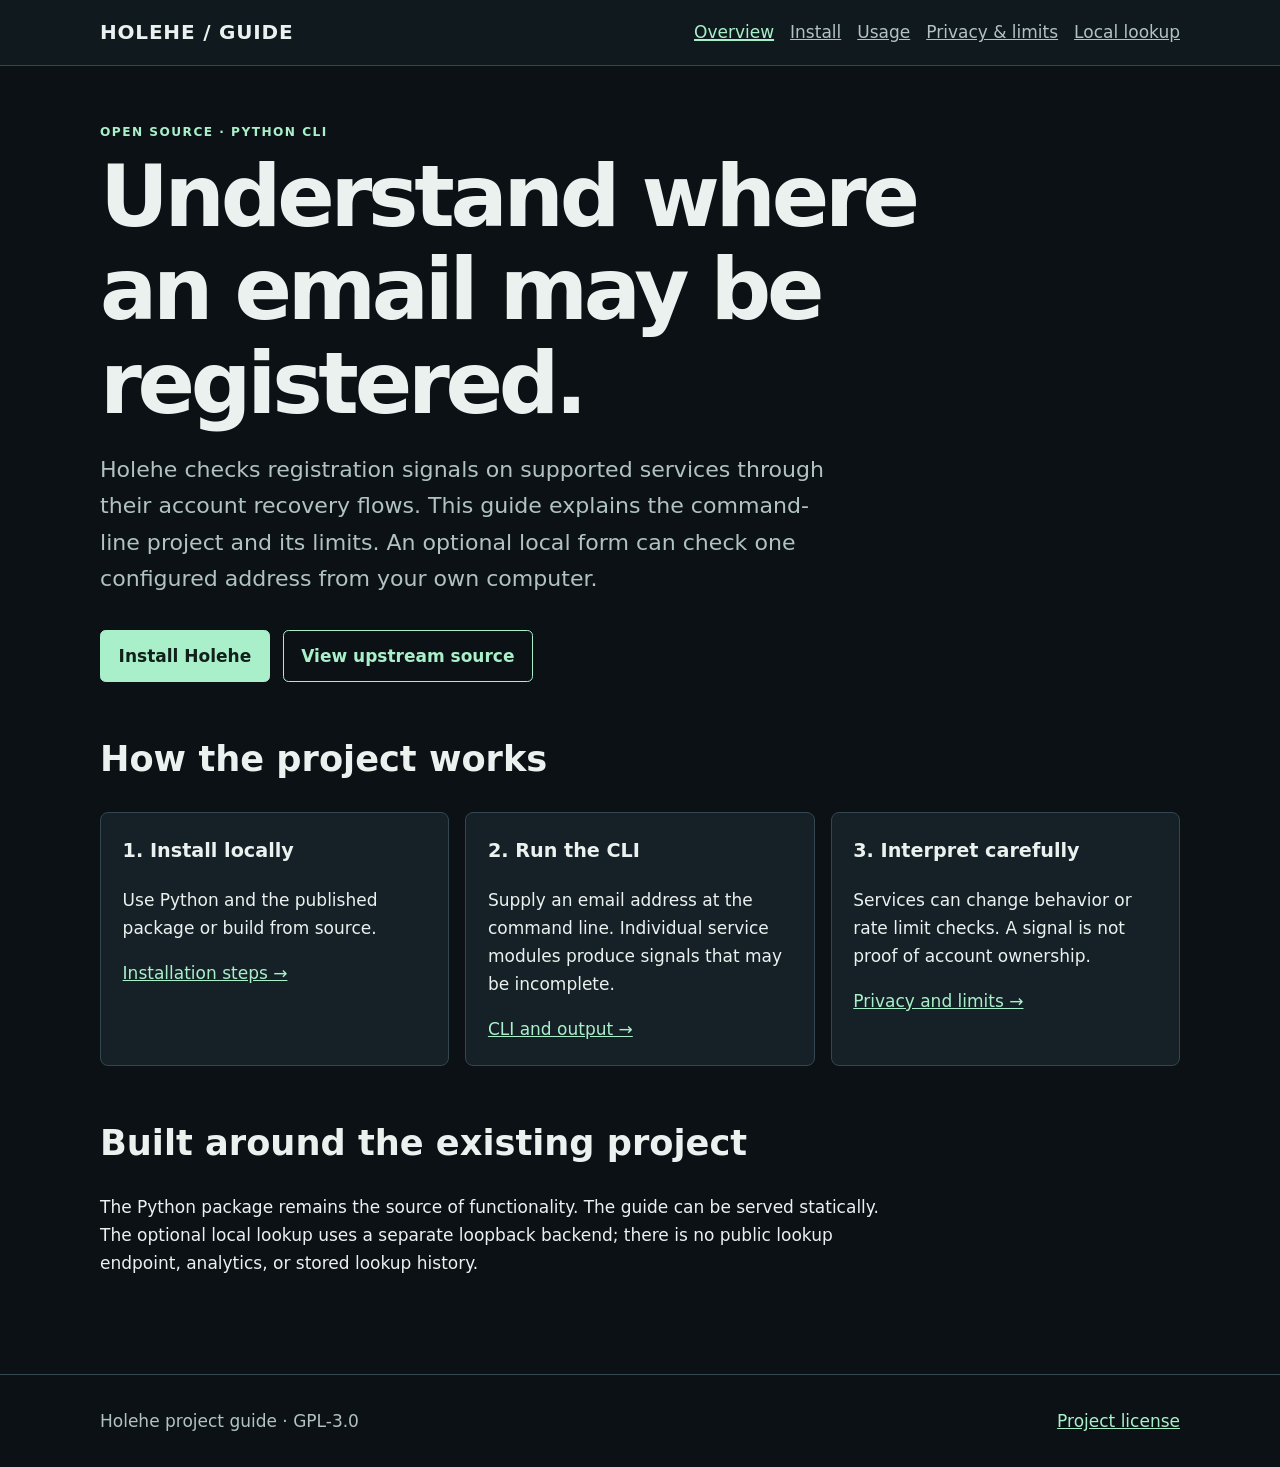
<file: site/index.html>
<!doctype html><html lang="en"><head><meta charset="utf-8"><meta name="viewport" content="width=device-width,initial-scale=1"><meta name="description" content="A project guide to Holehe, the Python command-line tool for checking email registration signals across supported services."><meta property="og:title" content="Holehe project guide"><meta property="og:description" content="Install, use, and understand the Holehe Python CLI."><meta property="og:type" content="website"><title>Holehe | Project guide</title><link rel="stylesheet" href="style.css"></head><body><a class="skip" href="#content">Skip to content</a><header class="top"><div class="wrap"><a class="brand" href="./">HOLEHE <span aria-hidden="true">/</span> GUIDE</a><nav aria-label="Main navigation"><a href="./" aria-current="page">Overview</a><a href="install/">Install</a><a href="usage/">Usage</a><a href="privacy/">Privacy &amp; limits</a><a href="lookup/">Local lookup</a></nav></div></header><main id="content" class="wrap"><div class="eyebrow">Open source · Python CLI</div><h1>Understand where an email may be registered.</h1><p class="lead">Holehe checks registration signals on supported services through their account recovery flows. This guide explains the command-line project and its limits. An optional local form can check one configured address from your own computer.</p><div class="actions"><a class="button primary" href="install/">Install Holehe</a><a class="button" href="https://github.com/megadose/holehe">View upstream source</a></div><section aria-labelledby="how"><h2 id="how">How the project works</h2><div class="grid"><article class="card"><h3>1. Install locally</h3><p>Use Python and the published package or build from source.</p><a href="install/">Installation steps →</a></article><article class="card"><h3>2. Run the CLI</h3><p>Supply an email address at the command line. Individual service modules produce signals that may be incomplete.</p><a href="usage/">CLI and output →</a></article><article class="card"><h3>3. Interpret carefully</h3><p>Services can change behavior or rate limit checks. A signal is not proof of account ownership.</p><a href="privacy/">Privacy and limits →</a></article></div></section><section><h2>Built around the existing project</h2><p>The Python package remains the source of functionality. The guide can be served statically. The optional local lookup uses a separate loopback backend; there is no public lookup endpoint, analytics, or stored lookup history.</p></section></main><footer><div class="wrap"><span>Holehe project guide · GPL-3.0</span><a href="https://github.com/megadose/holehe/blob/master/LICENSE.md">Project license</a></div></footer></body></html>
</file>
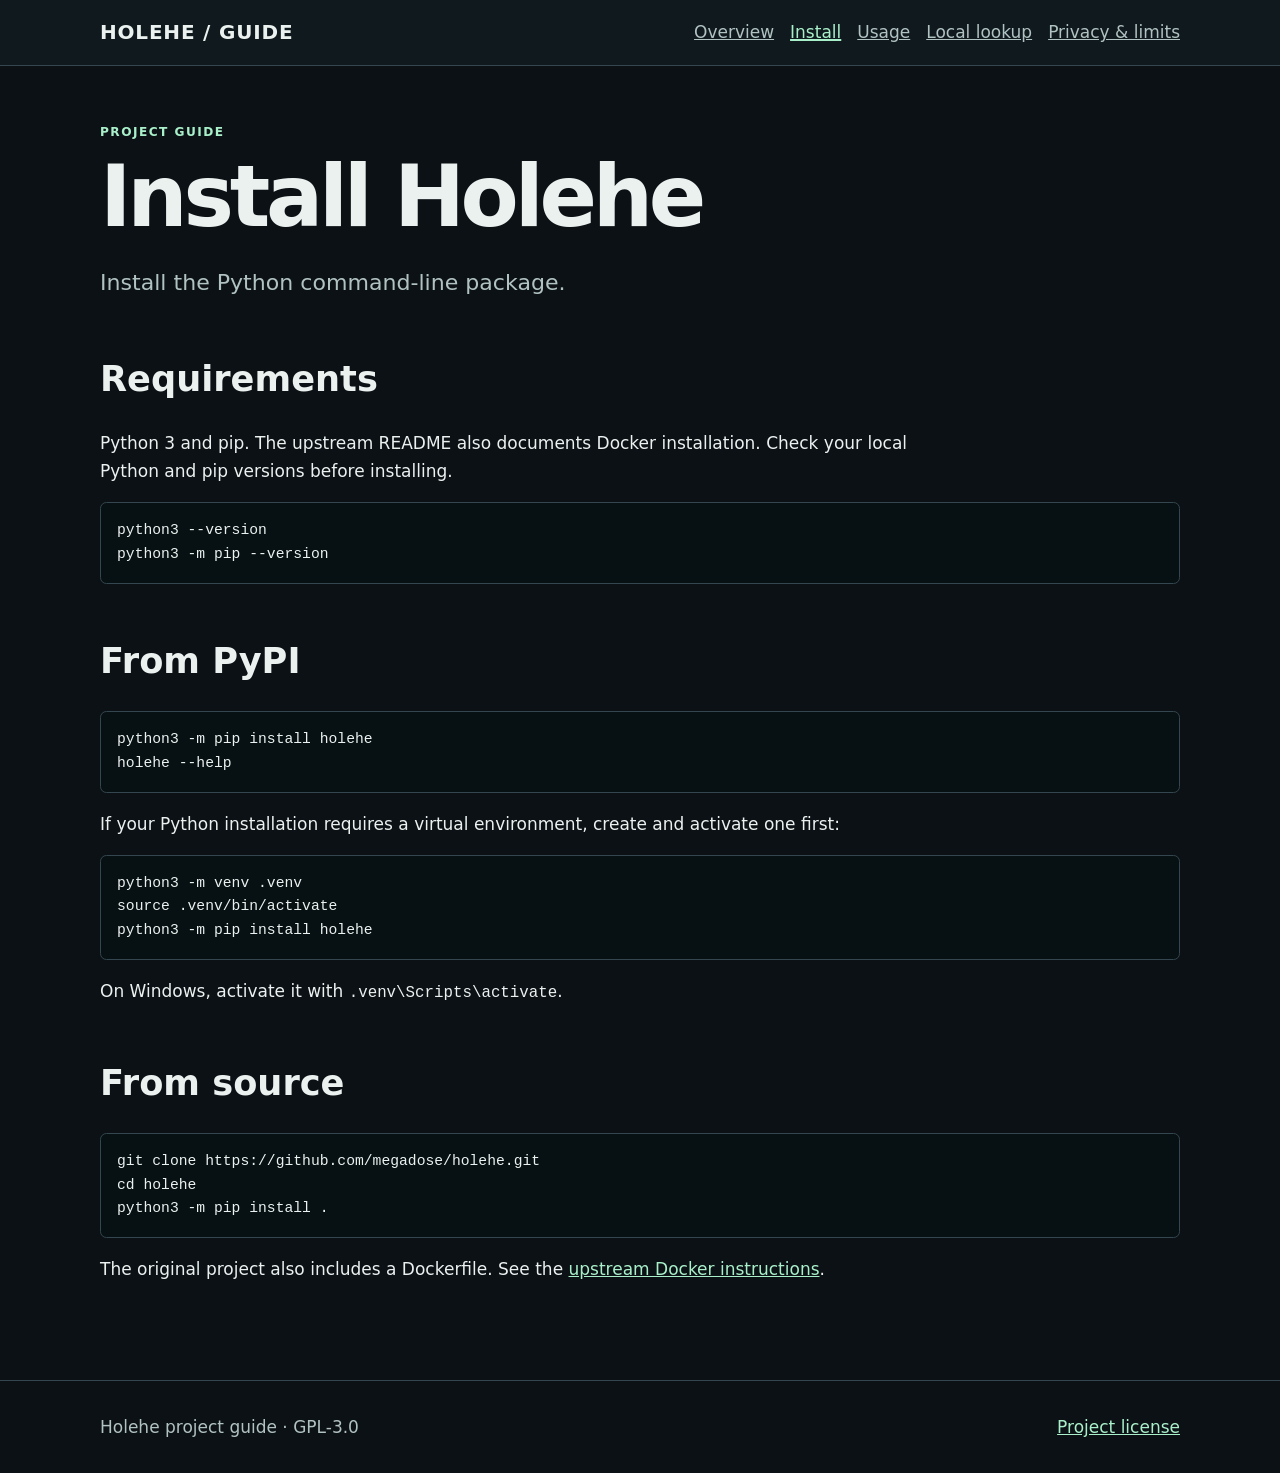
<file: site/install/index.html>
<!doctype html><html lang="en"><head><meta charset="utf-8"><meta name="viewport" content="width=device-width,initial-scale=1"><meta name="description" content="Install the Python command-line package."><meta property="og:title" content="Install Holehe | Holehe"><meta property="og:description" content="Install the Python command-line package."><meta property="og:type" content="website"><title>Install Holehe | Holehe</title><link rel="stylesheet" href="../style.css"></head><body><a class="skip" href="#content">Skip to content</a><header class="top"><div class="wrap"><a class="brand" href="../">HOLEHE / GUIDE</a><nav aria-label="Main navigation"><a href="../">Overview</a><a href="../install/" aria-current="page">Install</a><a href="../usage/">Usage</a><a href="../lookup/">Local lookup</a><a href="../privacy/">Privacy &amp; limits</a></nav></div></header><main id="content" class="wrap"><div class="eyebrow">Project guide</div><h1>Install Holehe</h1><p class="lead">Install the Python command-line package.</p><section><h2>Requirements</h2><p>Python 3 and pip. The upstream README also documents Docker installation. Check your local Python and pip versions before installing.</p><pre><code>python3 --version
python3 -m pip --version</code></pre></section><section><h2>From PyPI</h2><pre><code>python3 -m pip install holehe
holehe --help</code></pre><p>If your Python installation requires a virtual environment, create and activate one first:</p><pre><code>python3 -m venv .venv
source .venv/bin/activate
python3 -m pip install holehe</code></pre><p>On Windows, activate it with <code>.venv\Scripts\activate</code>.</p></section><section><h2>From source</h2><pre><code>git clone https://github.com/megadose/holehe.git
cd holehe
python3 -m pip install .</code></pre><p>The original project also includes a Dockerfile. See the <a href="https://github.com/megadose/holehe#with-docker">upstream Docker instructions</a>.</p></section></main><footer><div class="wrap"><span>Holehe project guide · GPL-3.0</span><a href="https://github.com/megadose/holehe/blob/master/LICENSE.md">Project license</a></div></footer></body></html>
</file>
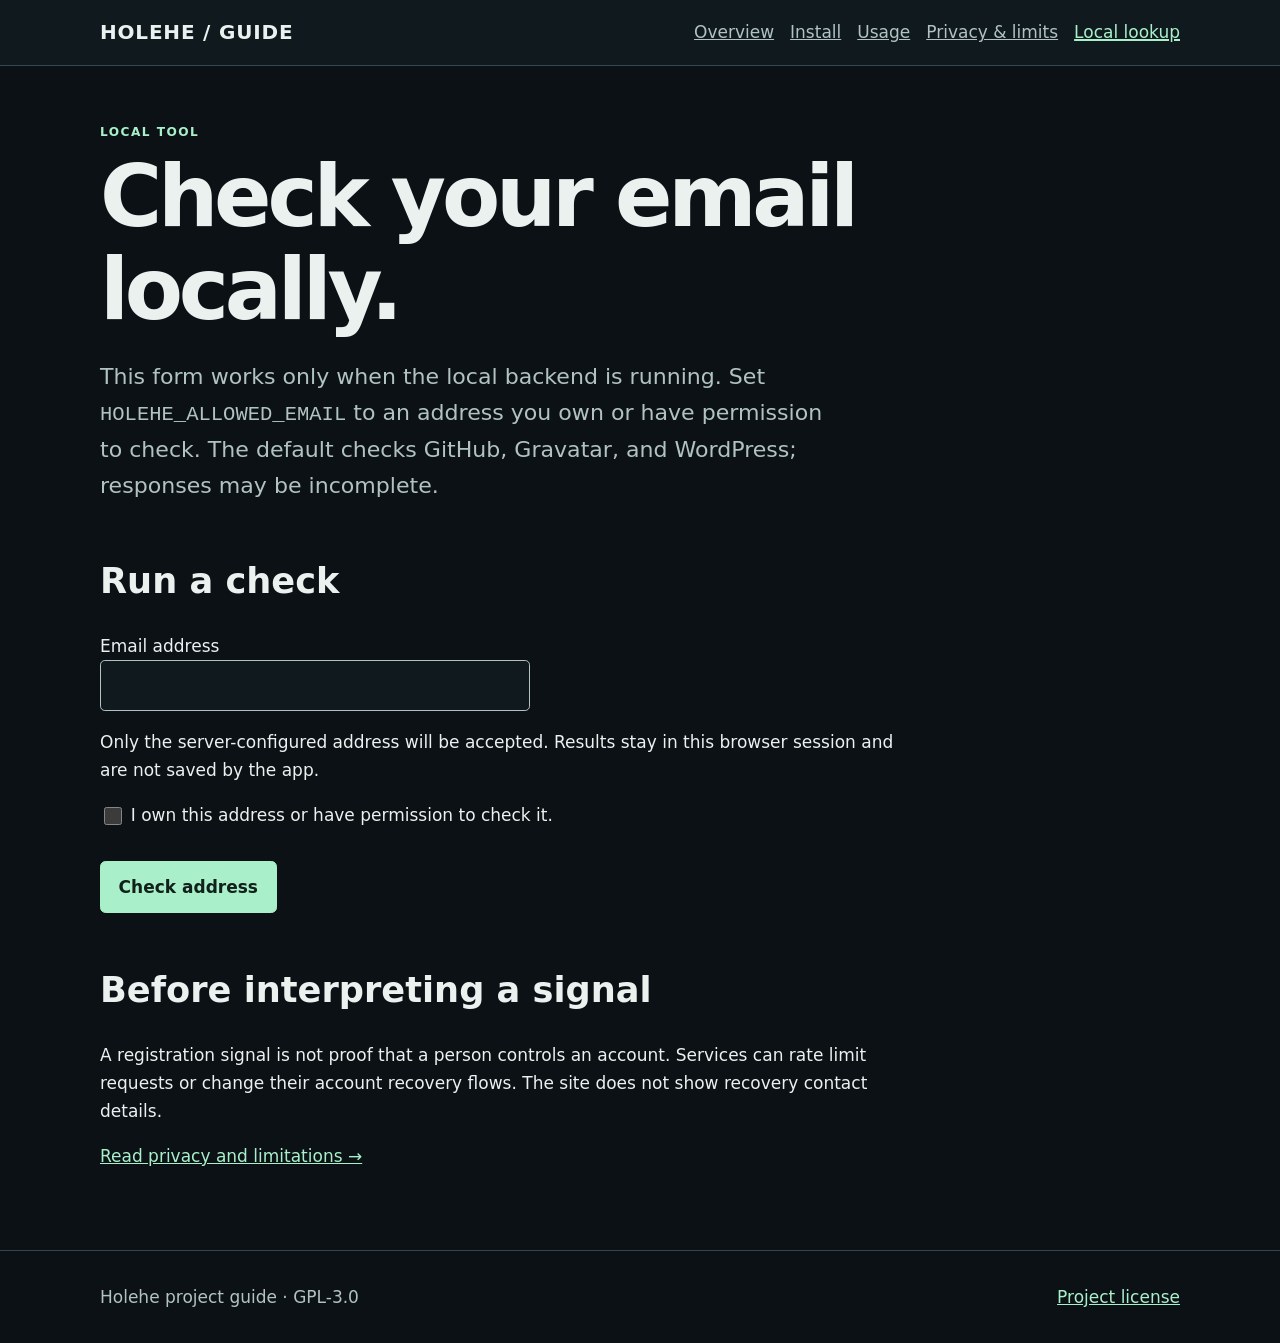
<file: site/lookup/index.html>
<!doctype html><html lang="en"><head><meta charset="utf-8"><meta name="viewport" content="width=device-width,initial-scale=1"><meta name="description" content="Run a local, allowlisted Holehe lookup for an email address you control."><meta property="og:title" content="Local lookup | Holehe"><meta property="og:description" content="Local, allowlisted email lookup using Holehe modules."><meta property="og:type" content="website"><title>Local lookup | Holehe</title><link rel="stylesheet" href="../style.css"><script src="app.js" defer></script></head><body><a class="skip" href="#content">Skip to content</a><header class="top"><div class="wrap"><a class="brand" href="../">HOLEHE / GUIDE</a><nav aria-label="Main navigation"><a href="../">Overview</a><a href="../install/">Install</a><a href="../usage/">Usage</a><a href="../privacy/">Privacy &amp; limits</a><a href="./" aria-current="page">Local lookup</a></nav></div></header><main id="content" class="wrap"><div class="eyebrow">Local tool</div><h1>Check your email locally.</h1><p class="lead">This form works only when the local backend is running. Set <code>HOLEHE_ALLOWED_EMAIL</code> to an address you own or have permission to check. The default checks GitHub, Gravatar, and WordPress; responses may be incomplete.</p><section><h2>Run a check</h2><form id="lookup-form"><label for="email">Email address</label><br><input id="email" name="email" type="email" autocomplete="email" required maxlength="254" aria-describedby="email-help"><p id="email-help">Only the server-configured address will be accepted. Results stay in this browser session and are not saved by the app.</p><label><input id="consent" type="checkbox" required> I own this address or have permission to check it.</label><div class="actions"><button class="button primary" type="submit">Check address</button></div></form><p id="status" role="status" aria-live="polite"></p><div id="results" aria-live="polite"></div></section><section><h2>Before interpreting a signal</h2><p>A registration signal is not proof that a person controls an account. Services can rate limit requests or change their account recovery flows. The site does not show recovery contact details.</p><a href="../privacy/">Read privacy and limitations →</a></section></main><footer><div class="wrap"><span>Holehe project guide · GPL-3.0</span><a href="https://github.com/megadose/holehe/blob/master/LICENSE.md">Project license</a></div></footer></body></html>
</file>
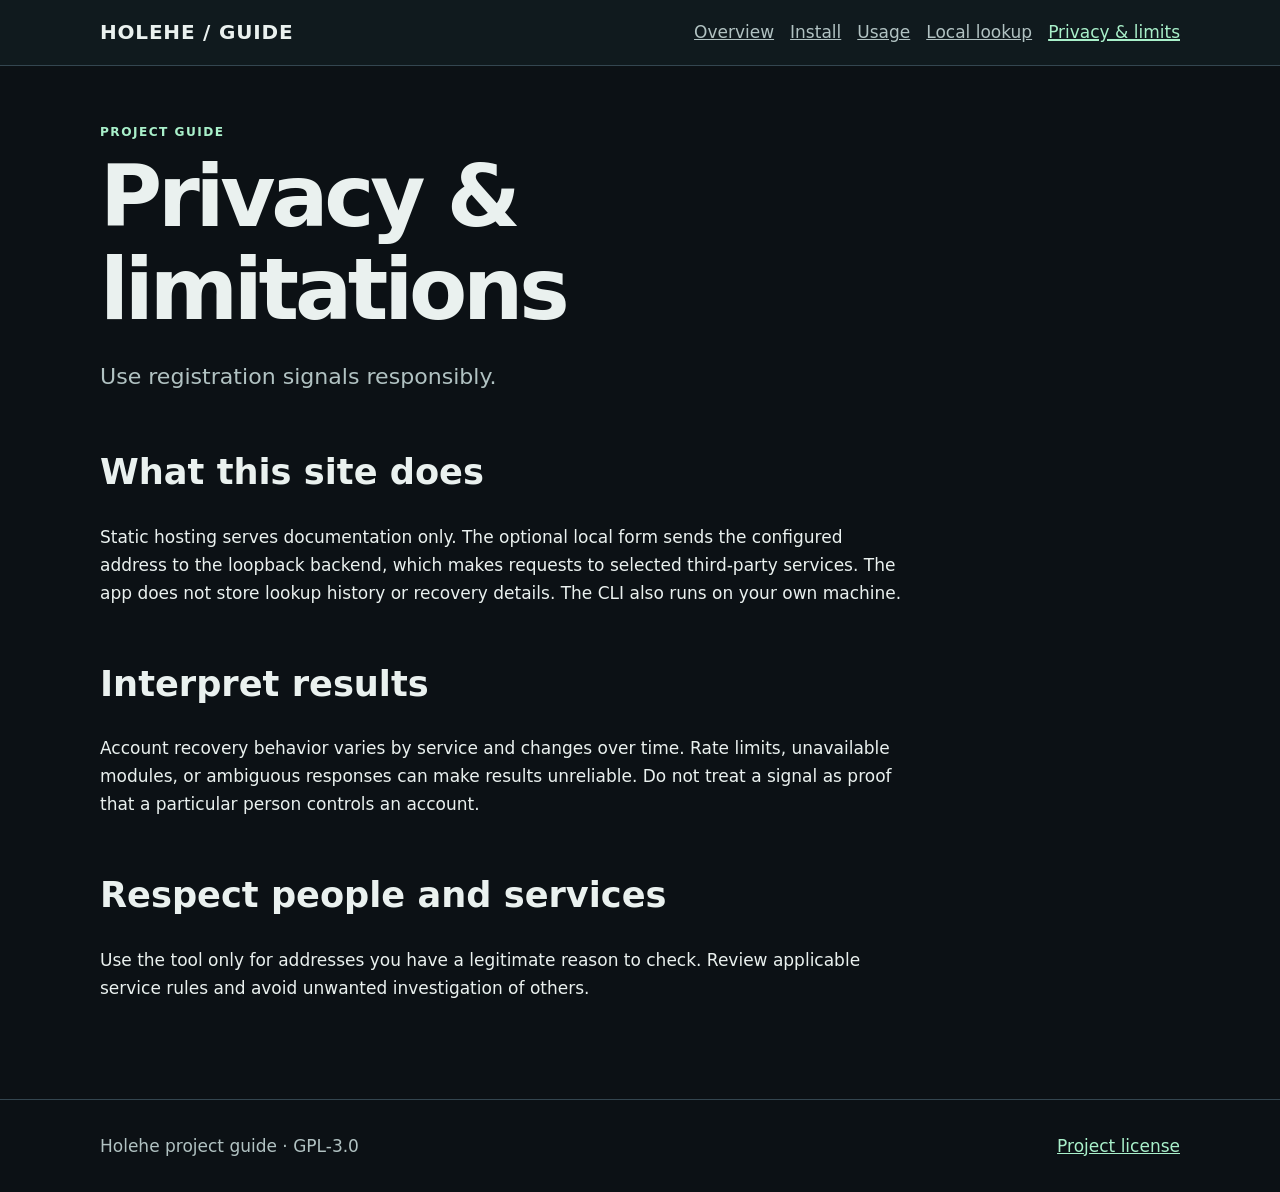
<file: site/privacy/index.html>
<!doctype html><html lang="en"><head><meta charset="utf-8"><meta name="viewport" content="width=device-width,initial-scale=1"><meta name="description" content="Use registration signals responsibly."><meta property="og:title" content="Privacy & limitations | Holehe"><meta property="og:description" content="Use registration signals responsibly."><meta property="og:type" content="website"><title>Privacy & limitations | Holehe</title><link rel="stylesheet" href="../style.css"></head><body><a class="skip" href="#content">Skip to content</a><header class="top"><div class="wrap"><a class="brand" href="../">HOLEHE / GUIDE</a><nav aria-label="Main navigation"><a href="../">Overview</a><a href="../install/">Install</a><a href="../usage/">Usage</a><a href="../lookup/">Local lookup</a><a href="../privacy/" aria-current="page">Privacy &amp; limits</a></nav></div></header><main id="content" class="wrap"><div class="eyebrow">Project guide</div><h1>Privacy & limitations</h1><p class="lead">Use registration signals responsibly.</p><section><h2>What this site does</h2><p>Static hosting serves documentation only. The optional local form sends the configured address to the loopback backend, which makes requests to selected third-party services. The app does not store lookup history or recovery details. The CLI also runs on your own machine.</p></section><section><h2>Interpret results</h2><p>Account recovery behavior varies by service and changes over time. Rate limits, unavailable modules, or ambiguous responses can make results unreliable. Do not treat a signal as proof that a particular person controls an account.</p></section><section><h2>Respect people and services</h2><p>Use the tool only for addresses you have a legitimate reason to check. Review applicable service rules and avoid unwanted investigation of others.</p></section></main><footer><div class="wrap"><span>Holehe project guide · GPL-3.0</span><a href="https://github.com/megadose/holehe/blob/master/LICENSE.md">Project license</a></div></footer></body></html>
</file>
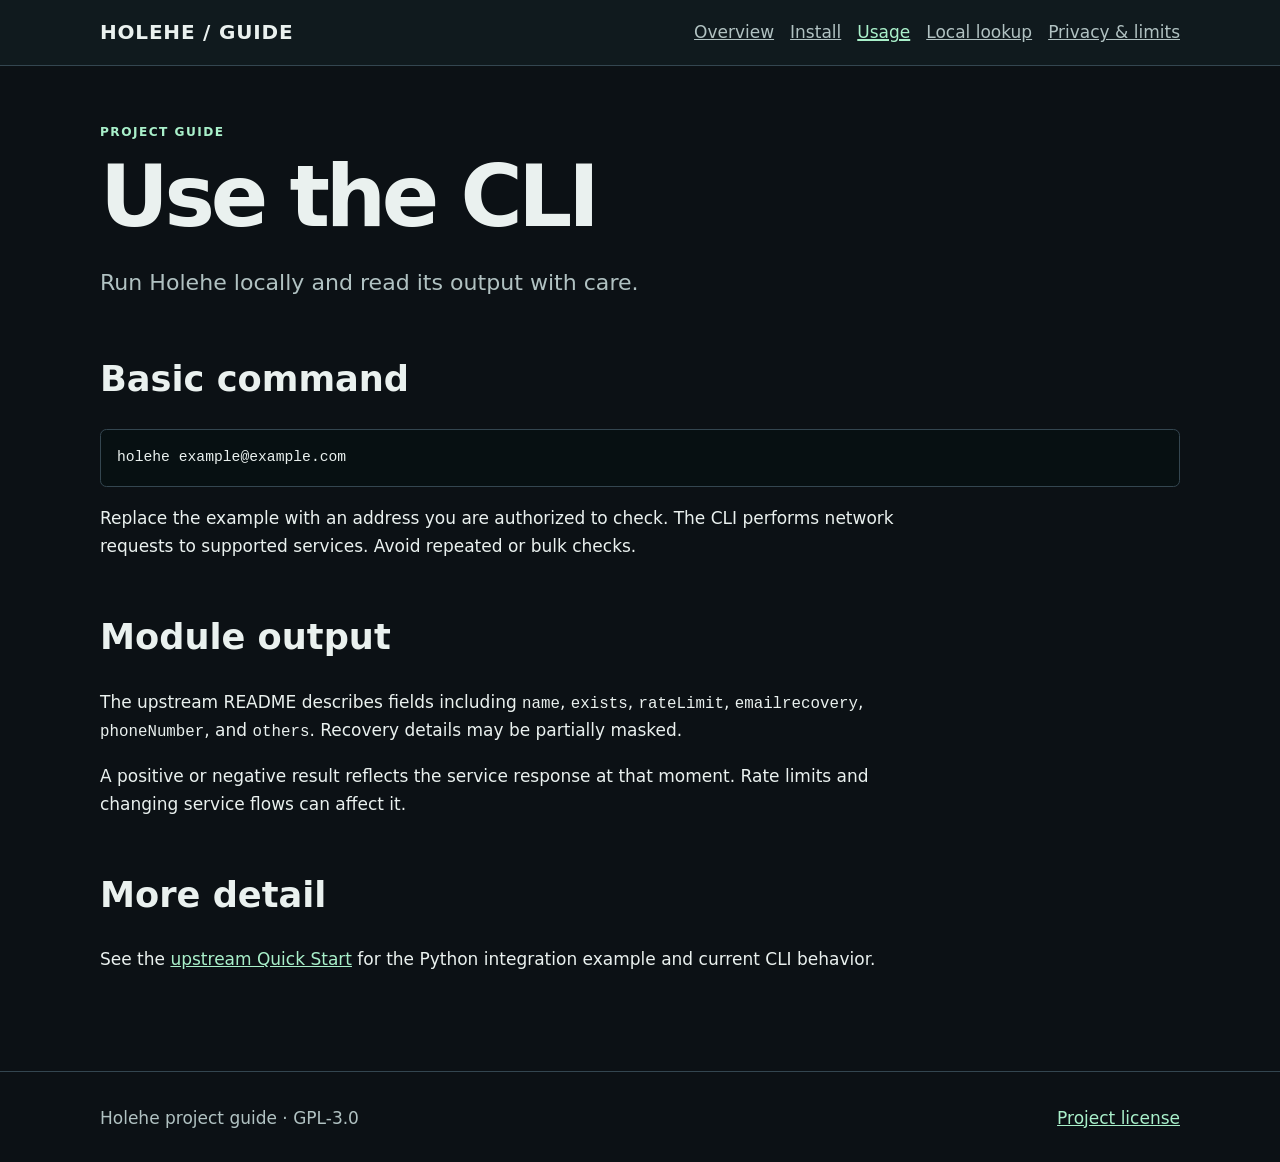
<file: site/usage/index.html>
<!doctype html><html lang="en"><head><meta charset="utf-8"><meta name="viewport" content="width=device-width,initial-scale=1"><meta name="description" content="Run Holehe locally and read its output with care."><meta property="og:title" content="Use the CLI | Holehe"><meta property="og:description" content="Run Holehe locally and read its output with care."><meta property="og:type" content="website"><title>Use the CLI | Holehe</title><link rel="stylesheet" href="../style.css"></head><body><a class="skip" href="#content">Skip to content</a><header class="top"><div class="wrap"><a class="brand" href="../">HOLEHE / GUIDE</a><nav aria-label="Main navigation"><a href="../">Overview</a><a href="../install/">Install</a><a href="../usage/" aria-current="page">Usage</a><a href="../lookup/">Local lookup</a><a href="../privacy/">Privacy &amp; limits</a></nav></div></header><main id="content" class="wrap"><div class="eyebrow">Project guide</div><h1>Use the CLI</h1><p class="lead">Run Holehe locally and read its output with care.</p><section><h2>Basic command</h2><pre><code>holehe example@example.com</code></pre><p>Replace the example with an address you are authorized to check. The CLI performs network requests to supported services. Avoid repeated or bulk checks.</p></section><section><h2>Module output</h2><p>The upstream README describes fields including <code>name</code>, <code>exists</code>, <code>rateLimit</code>, <code>emailrecovery</code>, <code>phoneNumber</code>, and <code>others</code>. Recovery details may be partially masked.</p><p>A positive or negative result reflects the service response at that moment. Rate limits and changing service flows can affect it.</p></section><section><h2>More detail</h2><p>See the <a href="https://github.com/megadose/holehe#quick-start">upstream Quick Start</a> for the Python integration example and current CLI behavior.</p></section></main><footer><div class="wrap"><span>Holehe project guide · GPL-3.0</span><a href="https://github.com/megadose/holehe/blob/master/LICENSE.md">Project license</a></div></footer></body></html>
</file>
<file: site/style.css>
:root{color-scheme:dark;--bg:#0c1115;--panel:#162127;--line:#344650;--text:#eaf1ef;--muted:#b1c2c2;--accent:#a9f0ca}*{box-sizing:border-box}html{scroll-behavior:smooth}body{margin:0;background:var(--bg);color:var(--text);font:17px/1.65 system-ui,-apple-system,Segoe UI,sans-serif}a{color:var(--accent)}a:hover{text-decoration-thickness:2px}a:focus-visible,button:focus-visible{outline:3px solid #fff;outline-offset:4px}.skip{position:absolute;left:-9999px}.skip:focus{left:1rem;top:1rem;background:var(--bg);padding:.5rem;z-index:5}.wrap{width:min(1080px,calc(100% - 2.5rem));margin:auto}.top{border-bottom:1px solid var(--line);background:#101a1e}.top .wrap{display:flex;justify-content:space-between;align-items:center;gap:1rem;flex-wrap:wrap;padding:1rem 0}.brand{font-size:1.25rem;font-weight:800;letter-spacing:.04em;text-decoration:none;color:var(--text)}nav{display:flex;gap:1rem;flex-wrap:wrap}nav a{color:var(--muted)}nav a[aria-current=page]{color:var(--accent);text-decoration-thickness:2px}main{padding:3.5rem 0 5rem}.eyebrow{color:var(--accent);font-weight:700;letter-spacing:.12em;text-transform:uppercase;font-size:.76rem}h1{font-size:clamp(2.6rem,7vw,5.3rem);line-height:1.1;letter-spacing:-.05em;margin:.5rem 0 1.3rem;max-width:850px}h2{font-size:clamp(1.55rem,3vw,2.2rem);line-height:1.2}h3{font-size:1.2rem}.lead{font-size:clamp(1.1rem,2vw,1.38rem);max-width:730px;color:var(--muted)}.actions{display:flex;flex-wrap:wrap;gap:.8rem;margin:2rem 0}.button{display:inline-block;padding:.7rem 1.1rem;border:1px solid var(--accent);border-radius:.35rem;text-decoration:none;font-weight:700}.button.primary{background:var(--accent);color:#10201a}.grid{display:grid;grid-template-columns:repeat(auto-fit,minmax(min(100%,260px),1fr));gap:1rem;margin:2rem 0}.card{background:var(--panel);border:1px solid var(--line);padding:1.35rem;border-radius:.5rem}.card h3{margin-top:0}section{margin-top:3.5rem}code,pre{font: .93em/1.5 ui-monospace,SFMono-Regular,Consolas,monospace}pre{overflow-x:auto;background:#071012;border:1px solid var(--line);border-radius:.4rem;padding:1rem}p,li{max-width:75ch}footer{border-top:1px solid var(--line);color:var(--muted);padding:2rem 0}footer .wrap{display:flex;gap:1rem;justify-content:space-between;flex-wrap:wrap}@media(max-width:620px){main{padding:2rem 0 3rem}.top .wrap{align-items:flex-start}nav{gap:.75rem 1rem}.card{padding:1rem}}
input[type=email]{background:#101a1e;border:1px solid var(--muted);color:var(--text);font:inherit;padding:.65rem;width:min(100%,430px);border-radius:.3rem}input[type=checkbox]{accent-color:var(--accent);width:1.15rem;height:1.15rem;vertical-align:middle}button{font:inherit;cursor:pointer}button:disabled{opacity:.6;cursor:wait}#results li{padding:.35rem 0}
</file>
